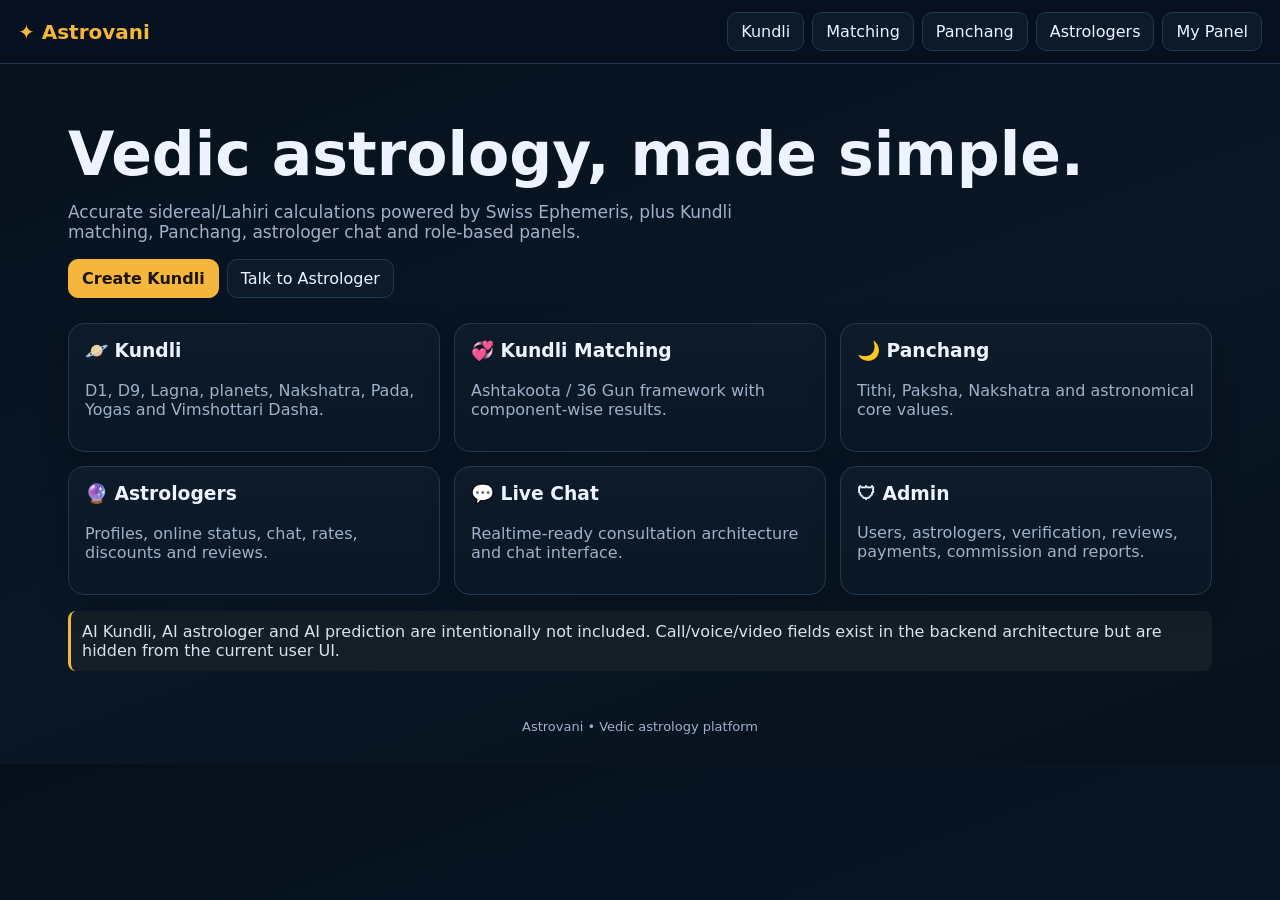
<file: index.html>
<!doctype html><html lang="hi"><head><meta charset="utf-8"><meta name="viewport" content="width=device-width,initial-scale=1"><title>Astrovani – Vedic Astrology</title><link rel="stylesheet" href="/style.css"></head><body><nav class="nav"><a class="brand" href="/">✦ Astrovani</a><div class="navlinks"><a href="/kundli.html">Kundli</a><a href="/match.html">Matching</a><a href="/panchang.html">Panchang</a><a href="/astrologers.html">Astrologers</a><a href="/user.html">My Panel</a></div></nav><main class="wrap"><section class="hero"><h1>Vedic astrology, made simple.</h1><p>Accurate sidereal/Lahiri calculations powered by Swiss Ephemeris, plus Kundli matching, Panchang, astrologer chat and role-based panels.</p><div class="actions"><a class="btn primary" href="/kundli.html">Create Kundli</a><a class="btn" href="/astrologers.html">Talk to Astrologer</a></div></section><section class="grid"><a class="card" href="/kundli.html"><h3>🪐 Kundli</h3><p class="muted">D1, D9, Lagna, planets, Nakshatra, Pada, Yogas and Vimshottari Dasha.</p></a><a class="card" href="/match.html"><h3>💞 Kundli Matching</h3><p class="muted">Ashtakoota / 36 Gun framework with component-wise results.</p></a><a class="card" href="/panchang.html"><h3>🌙 Panchang</h3><p class="muted">Tithi, Paksha, Nakshatra and astronomical core values.</p></a><a class="card" href="/astrologers.html"><h3>🔮 Astrologers</h3><p class="muted">Profiles, online status, chat, rates, discounts and reviews.</p></a><a class="card" href="/chat.html"><h3>💬 Live Chat</h3><p class="muted">Realtime-ready consultation architecture and chat interface.</p></a><a class="card" href="/admin.html"><h3>🛡 Admin</h3><p class="muted">Users, astrologers, verification, reviews, payments, commission and reports.</p></a></section><div class="notice" style="margin-top:16px">AI Kundli, AI astrologer and AI prediction are intentionally not included. Call/voice/video fields exist in the backend architecture but are hidden from the current user UI.</div></main><footer class="footer">Astrovani • Vedic astrology platform</footer><script src="/app.js"></script></body></html>
</file>
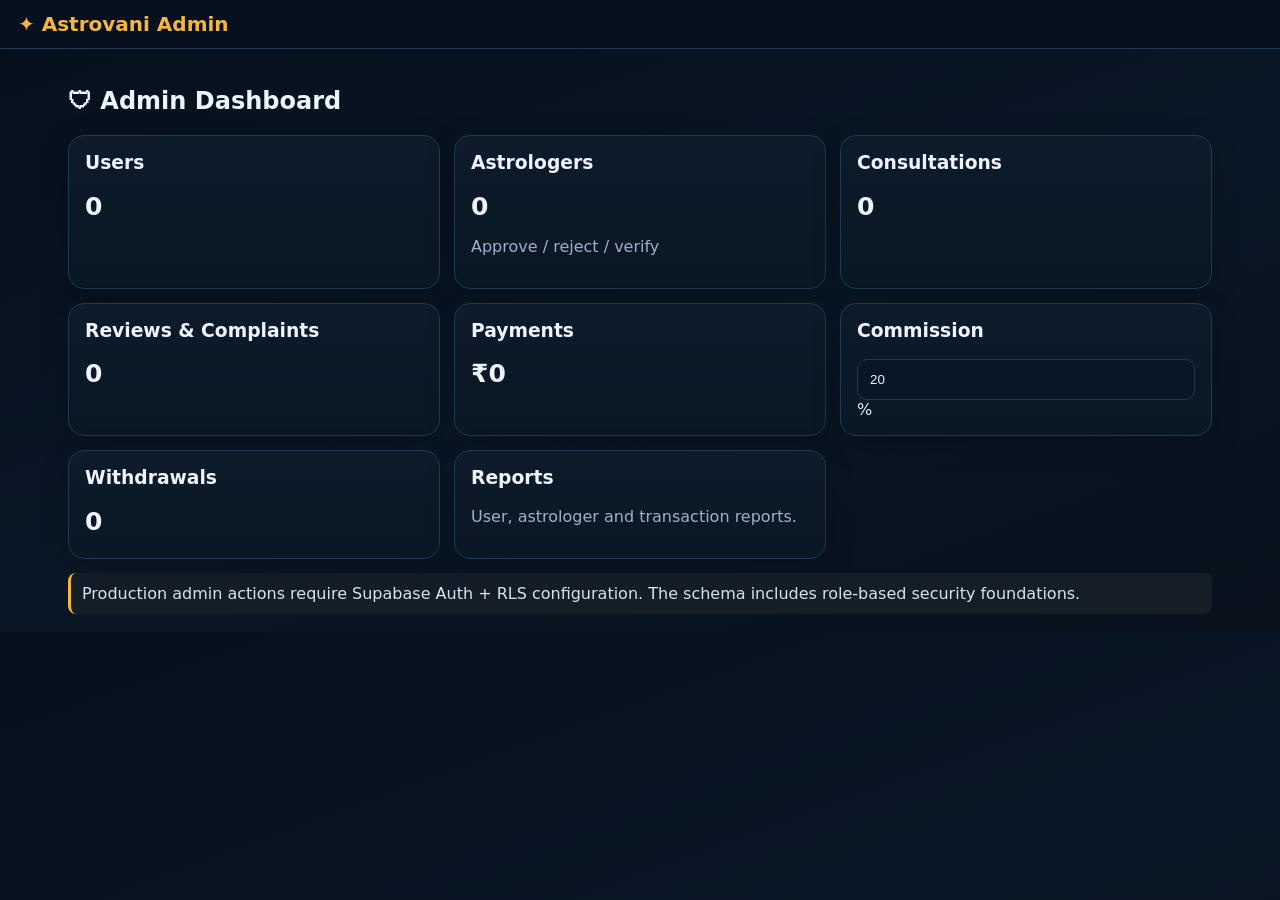
<file: admin.html>
<!doctype html><html lang="hi"><head><meta charset="utf-8"><meta name="viewport" content="width=device-width,initial-scale=1"><title>Astrovani Admin Panel</title><link rel="stylesheet" href="/style.css"></head><body><nav class="nav"><a class="brand" href="/">✦ Astrovani Admin</a></nav><main class="wrap"><h2>🛡 Admin Dashboard</h2><section class="grid"><div class="card"><h3>Users</h3><div class="stat">0</div></div><div class="card"><h3>Astrologers</h3><div class="stat">0</div><p class="muted">Approve / reject / verify</p></div><div class="card"><h3>Consultations</h3><div class="stat">0</div></div><div class="card"><h3>Reviews & Complaints</h3><div class="stat">0</div></div><div class="card"><h3>Payments</h3><div class="stat">₹0</div></div><div class="card"><h3>Commission</h3><input value="20">%</div><div class="card"><h3>Withdrawals</h3><div class="stat">0</div></div><div class="card"><h3>Reports</h3><p class="muted">User, astrologer and transaction reports.</p></div></section><div class="notice" style="margin-top:14px">Production admin actions require Supabase Auth + RLS configuration. The schema includes role-based security foundations.</div></main></body></html>
</file>
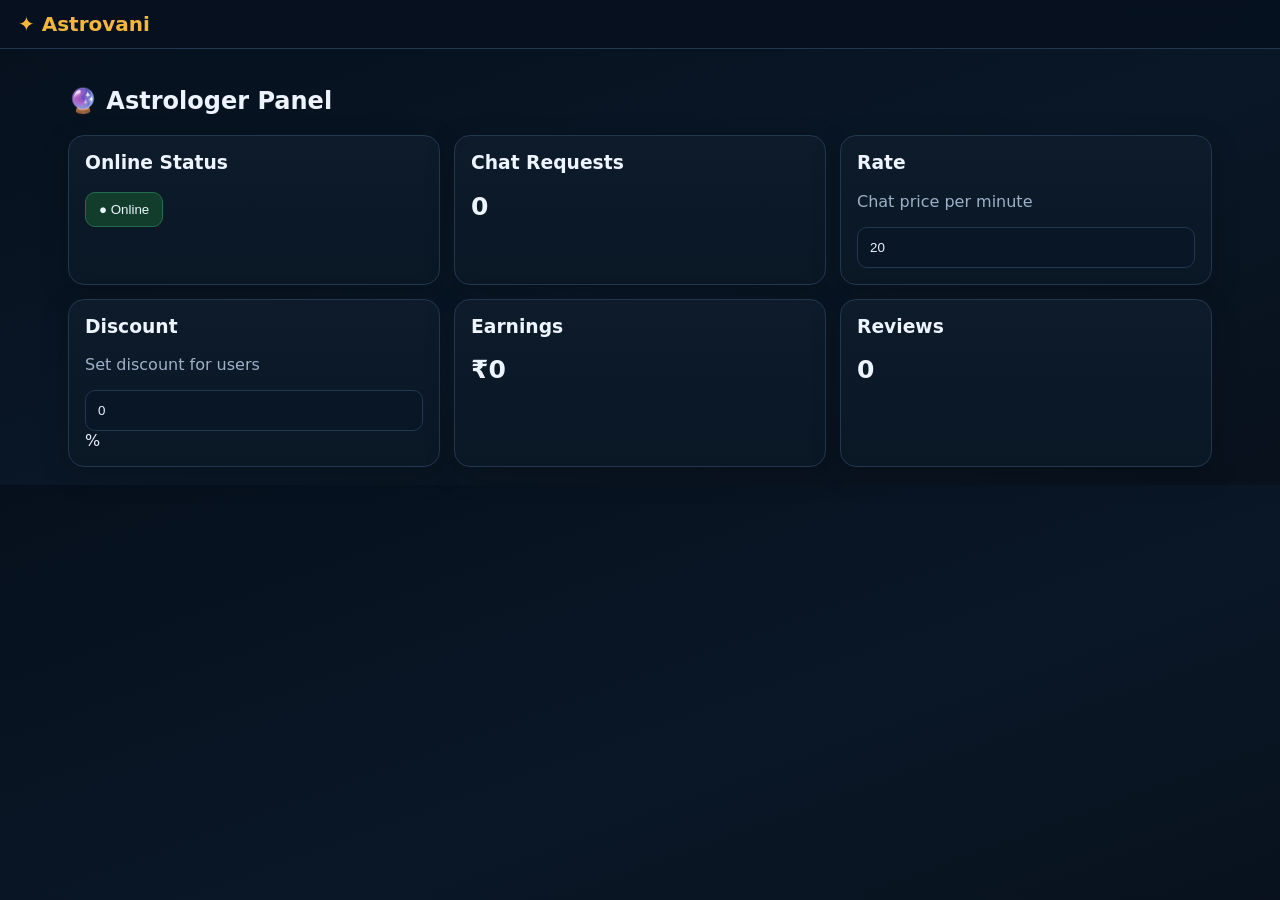
<file: astrologer.html>
<!doctype html><html lang="hi"><head><meta charset="utf-8"><meta name="viewport" content="width=device-width,initial-scale=1"><title>Astrovani Astrologer Panel</title><link rel="stylesheet" href="/style.css"></head><body><nav class="nav"><a class="brand" href="/">✦ Astrovani</a></nav><main class="wrap"><h2>🔮 Astrologer Panel</h2><section class="grid"><div class="card"><h3>Online Status</h3><button class="btn green">● Online</button></div><div class="card"><h3>Chat Requests</h3><div class="stat">0</div></div><div class="card"><h3>Rate</h3><p class="muted">Chat price per minute</p><input value="20"></div><div class="card"><h3>Discount</h3><p class="muted">Set discount for users</p><input value="0">%</div><div class="card"><h3>Earnings</h3><div class="stat">₹0</div></div><div class="card"><h3>Reviews</h3><div class="stat">0</div></div></section></main></body></html>
</file>
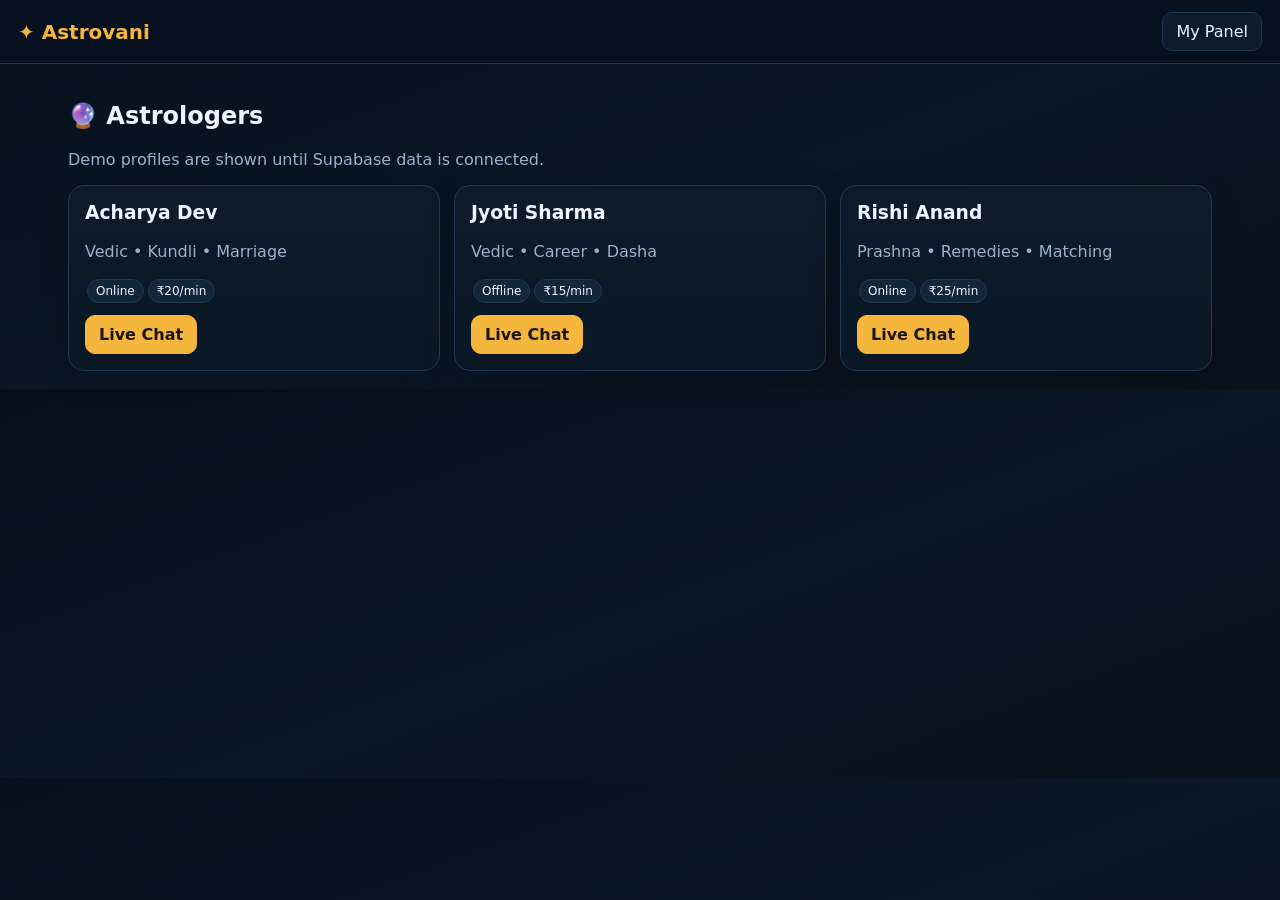
<file: astrologers.html>
<!doctype html><html lang="hi"><head><meta charset="utf-8"><meta name="viewport" content="width=device-width,initial-scale=1"><title>Astrovani Astrologers</title><link rel="stylesheet" href="/style.css"></head><body><nav class="nav"><a class="brand" href="/">✦ Astrovani</a><div class="navlinks"><a href="/user.html">My Panel</a></div></nav><main class="wrap"><h2>🔮 Astrologers</h2><p class="muted">Demo profiles are shown until Supabase data is connected.</p><section class="grid"><div class="card"><h3>Acharya Dev</h3><p class="muted">Vedic • Kundli • Marriage</p><span class="pill">Online</span><span class="pill">₹20/min</span><div class="actions" style="margin-top:10px"><a class="btn primary" href="/chat.html?astrologer=dev">Live Chat</a></div></div><div class="card"><h3>Jyoti Sharma</h3><p class="muted">Vedic • Career • Dasha</p><span class="pill">Offline</span><span class="pill">₹15/min</span><div class="actions" style="margin-top:10px"><a class="btn primary" href="/chat.html?astrologer=jyoti">Live Chat</a></div></div><div class="card"><h3>Rishi Anand</h3><p class="muted">Prashna • Remedies • Matching</p><span class="pill">Online</span><span class="pill">₹25/min</span><div class="actions" style="margin-top:10px"><a class="btn primary" href="/chat.html?astrologer=anand">Live Chat</a></div></div></section></main></body></html>
</file>
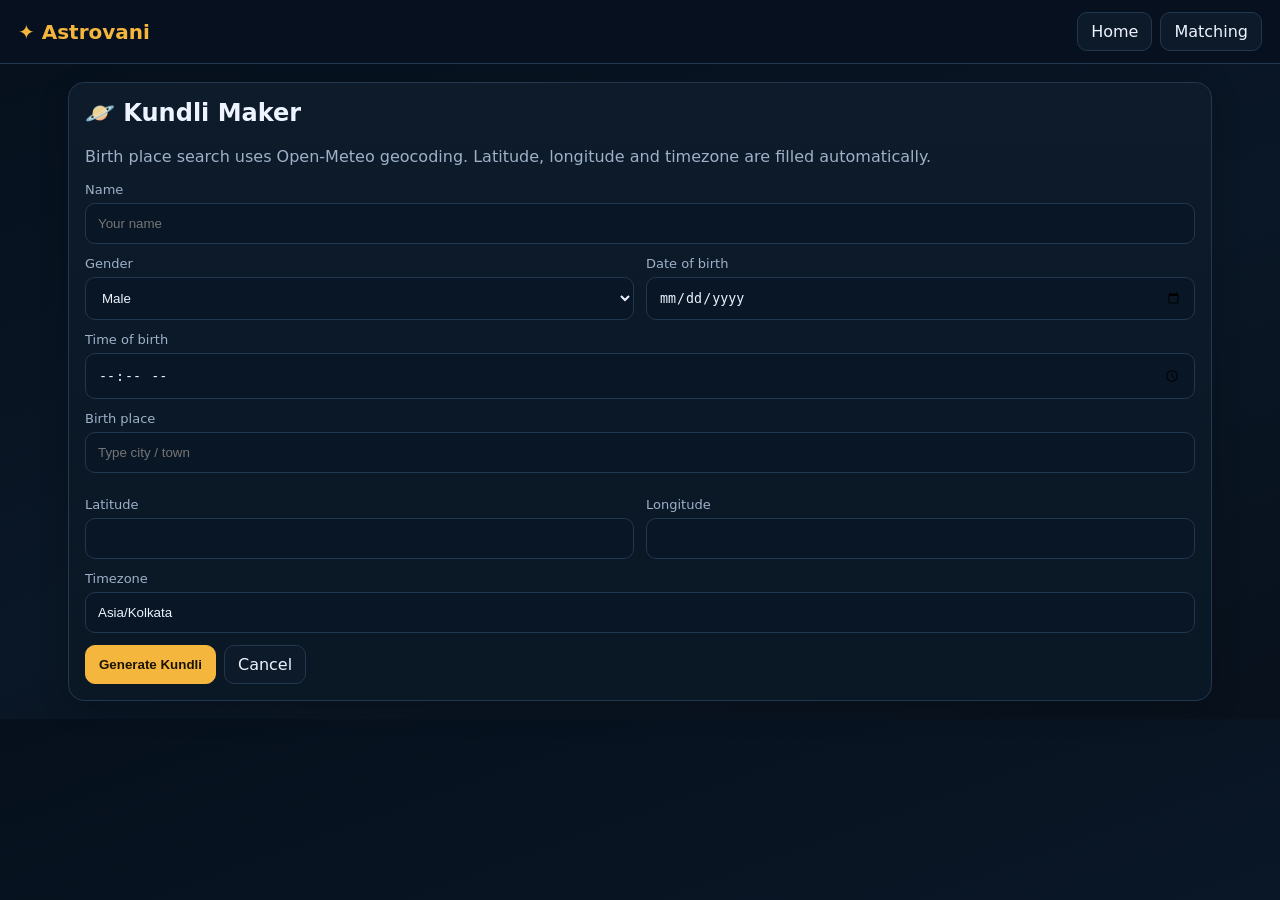
<file: chart.html>
<!doctype html><html lang="hi"><head><meta charset="utf-8"><meta name="viewport" content="width=device-width,initial-scale=1"><title>Astrovani Kundli Chart</title><link rel="stylesheet" href="/style.css"></head><body><nav class="nav"><a class="brand" href="/">✦ Astrovani</a><div class="navlinks"><a href="/kundli.html">← New Kundli</a></div></nav><main class="wrap" id="root"></main><script src="/app.js"></script><script>
const d=Astrovani.loadKundli();if(!d){location.href='/kundli.html'}else{const p=d.person;const planets=d.planets;const houses=d.d1;function chart(){let names=Object.keys(houses);let pos=[[50,8],[25,22],[8,50],[25,78],[50,92],[75,78],[92,50],[75,22],[64,35],[36,35],[36,65],[64,65]];let svg='<svg viewBox="0 0 100 100" aria-label="North Indian chart"><polygon points="50,2 98,50 50,98 2,50" fill="none" stroke="#536a82"/><line x1="2" y1="50" x2="50" y2="98" stroke="#536a82"/><line x1="50" y1="98" x2="98" y2="50" stroke="#536a82"/><line x1="98" y1="50" x2="50" y2="2" stroke="#536a82"/><line x1="50" y1="2" x2="2" y2="50" stroke="#536a82"/><line x1="2" y1="50" x2="50" y2="2" stroke="#536a82"/><line x1="50" y1="98" x2="98" y2="50" stroke="#536a82"/><line x1="50" y1="50" x2="50" y2="2" stroke="#536a82"/><line x1="50" y1="50" x2="98" y2="50" stroke="#536a82"/><line x1="50" y1="50" x2="50" y2="98" stroke="#536a82"/><line x1="50" y1="50" x2="2" y2="50" stroke="#536a82"/>';for(let i=0;i<12;i++){let x=pos[i][0],y=pos[i][1];let arr=houses[String(i+1)]||[];svg+=`<text x="${x}" y="${y-5}" text-anchor="middle" class="houseNo">${i+1}</text><text x="${x}" y="${y+1}" text-anchor="middle" class="planet">${arr.map(n=>n.slice(0,3)).join(' ')||''}</text>`}svg+='<circle cx="50" cy="50" r="13" class="center"/><text x="50" y="50" text-anchor="middle" dominant-baseline="middle" class="planet">Lagna</text></svg>';return '<div class="chartbox">'+svg+'</div>'}let rows=Object.entries(planets).map(([n,v])=>`<tr><td>${n}</td><td>${v.sign_hi} (${v.sign_no})</td><td>${v.degree.toFixed(2)}°</td><td>House ${v.house}</td><td>${v.nakshatra} / Pada ${v.pada}</td><td>${v.retrograde?'Yes':'No'}</td></tr>`).join('');let d9=Object.entries(d.d9).map(([n,v])=>`<tr><td>${n}</td><td>${v.sign_hi}</td><td>${v.sign_no}</td></tr>`).join('');let dash=d.dasha.map((x,i)=>`<details ${i===0?'open':''}><summary><b>${x.lord}</b> — ${x.start} to ${x.end}</summary><div class="list">${x.antardasha.map(a=>`<div class="item"><span class="pill">Antardasha</span> ${a.lord} • ${a.start} → ${a.end}<div class="small muted">Pratyantardasha: ${a.pratyantardasha.map(q=>q.lord).join(' • ')}</div></div>`).join('')}</div></details>`).join('');document.querySelector('#root').innerHTML=`<div class="grid2"><div class="card"><h2>${Astrovani.esc(p.name)}</h2><p class="muted">${Astrovani.esc(p.date)} • ${Astrovani.esc(p.time)} • ${Astrovani.esc(p.place)}</p><p>Lagna: <b>${d.lagna.sign_hi} ${d.lagna.sign}</b> • ${d.lagna.degree.toFixed(2)}° • ${d.lagna.nakshatra}, Pada ${d.lagna.pada}</p><p class="small muted">Swiss Ephemeris • Sidereal • Lahiri • ${Astrovani.esc(p.timezone)}</p></div><div class="card"><h3>Yogas</h3>${d.yogas.length?d.yogas.map(y=>`<div class="item"><b>${y.name}</b><div class="small muted">${y.description}</div></div>`).join(''):'<p class="muted">No basic yoga detected by the included rules.</p>'}</div></div><div class="card" style="margin-top:14px"><h2>D1 / Rashi Chart</h2>${chart()}</div><div class="card" style="margin-top:14px"><h2>Planetary Positions</h2><div style="overflow:auto"><table class="table"><thead><tr><th>Planet</th><th>Rashi</th><th>Degree</th><th>House</th><th>Nakshatra</th><th>Retro</th></tr></thead><tbody>${rows}</tbody></table></div></div><div class="card" style="margin-top:14px"><h2>D9 / Navamsa</h2><div style="overflow:auto"><table class="table"><thead><tr><th>Planet</th><th>Navamsa</th><th>Sign No.</th></tr></thead><tbody>${d9}</tbody></table></div></div><div class="card" style="margin-top:14px"><h2>Vimshottari Dasha</h2>${dash}</div>`}
</script></body></html>
</file>
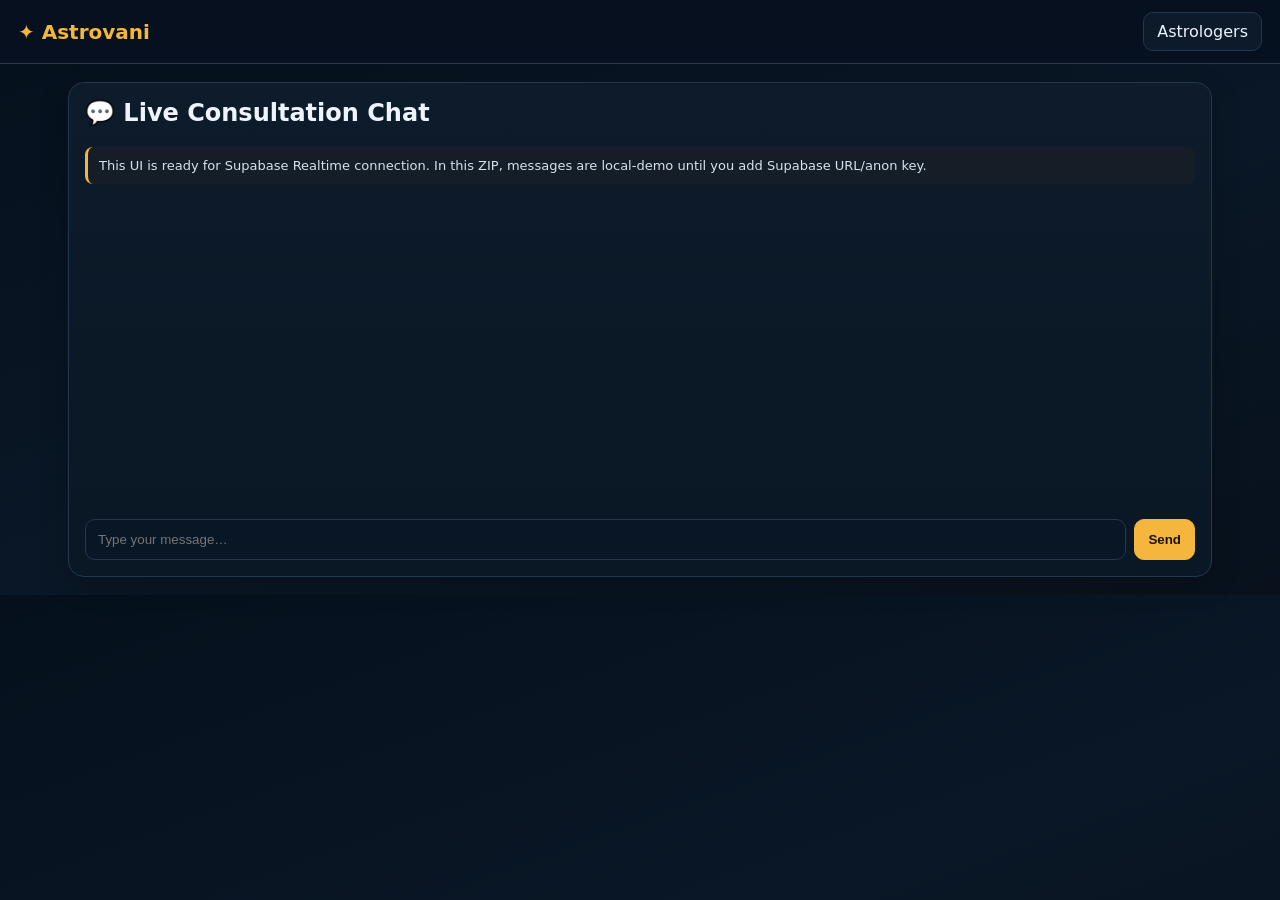
<file: chat.html>
<!doctype html><html lang="hi"><head><meta charset="utf-8"><meta name="viewport" content="width=device-width,initial-scale=1"><title>Astrovani Live Chat</title><link rel="stylesheet" href="/style.css"></head><body><nav class="nav"><a class="brand" href="/">✦ Astrovani</a><div class="navlinks"><a href="/astrologers.html">Astrologers</a></div></nav><main class="wrap"><div class="card chat"><h2>💬 Live Consultation Chat</h2><div class="notice small">This UI is ready for Supabase Realtime connection. In this ZIP, messages are local-demo until you add Supabase URL/anon key.</div><div class="messages" id="messages"></div><div class="composer"><input id="text" placeholder="Type your message…"><button class="btn primary" id="send">Send</button></div></div></main><script src="/app.js"></script><script>const key='astrovaniDemoChat';let msgs=JSON.parse(localStorage.getItem(key)||'[]');function render(){messages.innerHTML=msgs.map(m=>`<div class="msg ${m.me?'me':''}">${Astrovani.esc(m.text)}</div>`).join('');messages.scrollTop=messages.scrollHeight}send.onclick=()=>{if(!text.value.trim())return;msgs.push({text:text.value.trim(),me:true});text.value='';localStorage.setItem(key,JSON.stringify(msgs));render()};text.onkeydown=e=>{if(e.key==='Enter')send.click()};render();</script></body></html>
</file>
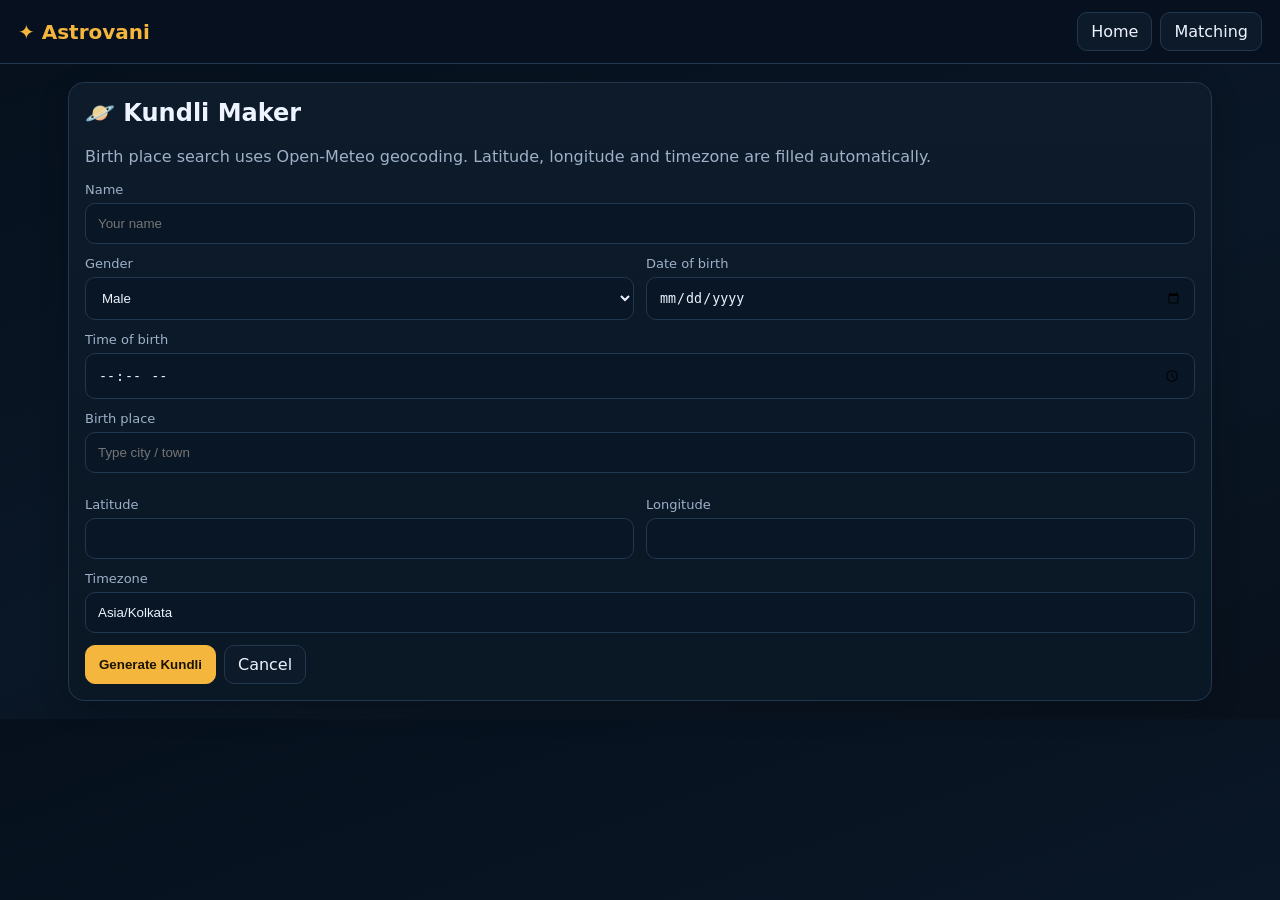
<file: kundli.html>
<!doctype html><html lang="hi"><head><meta charset="utf-8"><meta name="viewport" content="width=device-width,initial-scale=1"><title>Astrovani Kundli</title><link rel="stylesheet" href="/style.css"></head><body><nav class="nav"><a class="brand" href="/">✦ Astrovani</a><div class="navlinks"><a href="/">Home</a><a href="/match.html">Matching</a></div></nav><main class="wrap"><div class="card"><h2>🪐 Kundli Maker</h2><p class="muted">Birth place search uses Open-Meteo geocoding. Latitude, longitude and timezone are filled automatically.</p><form id="form" class="form"><label>Name<input id="name" required placeholder="Your name"></label><div class="row"><label>Gender<select id="gender"><option>Male</option><option>Female</option><option>Other</option></select></label><label>Date of birth<input id="date" type="date" required></label></div><label>Time of birth<input id="time" type="time" required></label><label>Birth place<input id="place" autocomplete="off" placeholder="Type city / town" required></label><div id="places" class="list"></div><div class="row"><label>Latitude<input id="lat" readonly required></label><label>Longitude<input id="lon" readonly required></label></div><label>Timezone<input id="tz" value="Asia/Kolkata" readonly></label><div class="actions"><button class="btn primary" id="go">Generate Kundli</button><a class="btn" href="/">Cancel</a></div></form></div></main><script src="/app.js"></script><script>
const p=document.querySelector('#place'),box=document.querySelector('#places');let timer; p.addEventListener('input',()=>{clearTimeout(timer);const q=p.value.trim();if(q.length<2){box.innerHTML='';return}timer=setTimeout(async()=>{try{const r=await fetch('https://geocoding-api.open-meteo.com/v1/search?name='+encodeURIComponent(q)+'&count=6&language=en&format=json');const d=await r.json();box.innerHTML=(d.results||[]).map(x=>`<button type="button" class="btn" style="text-align:left" data-lat="${x.latitude}" data-lon="${x.longitude}" data-tz="${x.timezone||'Asia/Kolkata'}" data-name="${Astrovani.esc(x.name+(x.admin1?', '+x.admin1:''))}">${Astrovani.esc(x.name)} <span class="muted">${Astrovani.esc(x.country||'')}</span></button>`).join('');box.querySelectorAll('button').forEach(b=>b.onclick=()=>{p.value=b.dataset.name;document.querySelector('#lat').value=b.dataset.lat;document.querySelector('#lon').value=b.dataset.lon;document.querySelector('#tz').value=b.dataset.tz;box.innerHTML=''})}catch(e){Astrovani.toast('Place search failed','error')}},350)});document.querySelector('#form').onsubmit=async e=>{e.preventDefault();const btn=document.querySelector('#go');Astrovani.setLoading(btn,true);try{if(!document.querySelector('#lat').value)throw Error('Please select a birth place from the suggestions');const d=await Astrovani.api('/api/calculate',{method:'POST',body:JSON.stringify({name:document.querySelector('#name').value,date:document.querySelector('#date').value,time:document.querySelector('#time').value,place:p.value,lat:+document.querySelector('#lat').value,lon:+document.querySelector('#lon').value,timezone:document.querySelector('#tz').value})});Astrovani.saveKundli(d);location.href='/chart.html'}catch(err){Astrovani.toast(err.message,'error')}finally{Astrovani.setLoading(btn,false)}};
</script></body></html>
</file>
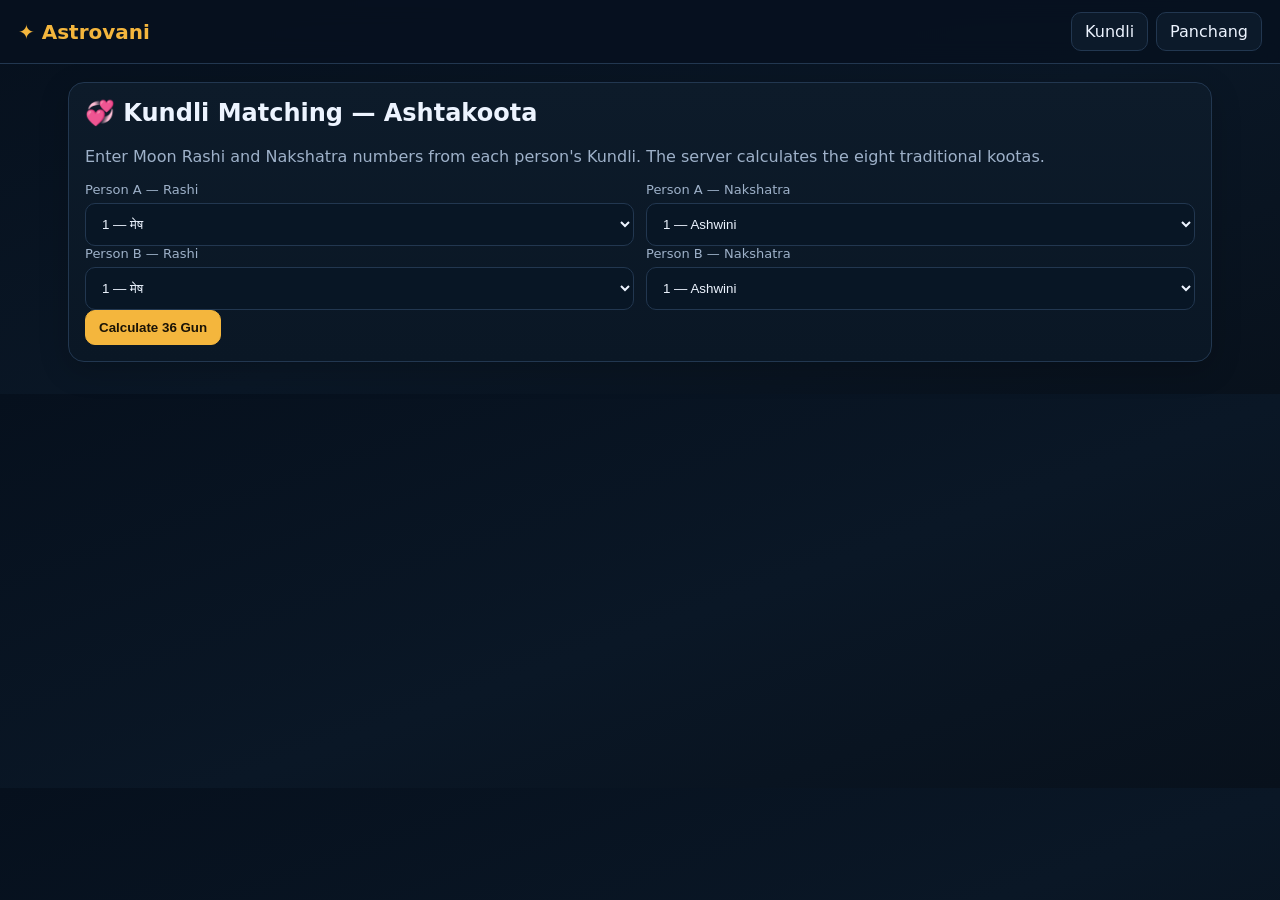
<file: match.html>
<!doctype html><html lang="hi"><head><meta charset="utf-8"><meta name="viewport" content="width=device-width,initial-scale=1"><title>Astrovani Kundli Matching</title><link rel="stylesheet" href="/style.css"></head><body><nav class="nav"><a class="brand" href="/">✦ Astrovani</a><div class="navlinks"><a href="/kundli.html">Kundli</a><a href="/panchang.html">Panchang</a></div></nav><main class="wrap"><div class="card"><h2>💞 Kundli Matching — Ashtakoota</h2><p class="muted">Enter Moon Rashi and Nakshatra numbers from each person's Kundli. The server calculates the eight traditional kootas.</p><div class="row"><label>Person A — Rashi<select id="as"></select></label><label>Person A — Nakshatra<select id="an"></select></label></div><div class="row"><label>Person B — Rashi<select id="bs"></select></label><label>Person B — Nakshatra<select id="bn"></select></label></div><button class="btn primary" id="go">Calculate 36 Gun</button></div><div id="out" style="margin-top:14px"></div></main><script src="/app.js"></script><script>const signs=['मेष','वृषभ','मिथुन','कर्क','सिंह','कन्या','तुला','वृश्चिक','धनु','मकर','कुंभ','मीन'];const nak=['Ashwini','Bharani','Krittika','Rohini','Mrigashira','Ardra','Punarvasu','Pushya','Ashlesha','Magha','Purva Phalguni','Uttara Phalguni','Hasta','Chitra','Swati','Vishakha','Anuradha','Jyeshtha','Mula','Purva Ashadha','Uttara Ashadha','Shravana','Dhanishtha','Shatabhisha','Purva Bhadrapada','Uttara Bhadrapada','Revati'];for(const id of ['as','bs'])document.querySelector('#'+id).innerHTML=signs.map((x,i)=>`<option value="${i+1}">${i+1} — ${x}</option>`).join('');for(const id of ['an','bn'])document.querySelector('#'+id).innerHTML=nak.map((x,i)=>`<option value="${i+1}">${i+1} — ${x}</option>`).join('');document.querySelector('#go').onclick=async()=>{const b=document.querySelector('#go');Astrovani.setLoading(b,true);try{const d=await Astrovani.api('/api/match',{method:'POST',body:JSON.stringify({a_sign:+as.value,a_nakshatra:+an.value,b_sign:+bs.value,b_nakshatra:+bn.value})});document.querySelector('#out').innerHTML=`<div class="card"><div class="stat">${d.total} / ${d.out_of}</div><p class="muted">Component-wise Ashtakoota result</p><table class="table"><thead><tr><th>Koota</th><th>Score</th><th>Max</th></tr></thead><tbody>${d.components.map(c=>`<tr><td>${c.name}</td><td>${c.score}</td><td>${c.max}</td></tr>`).join('')}</tbody></table><div class="notice" style="margin-top:12px">${d.note}</div></div>`}catch(e){Astrovani.toast(e.message,'error')}finally{Astrovani.setLoading(b,false)}};</script></body></html>
</file>
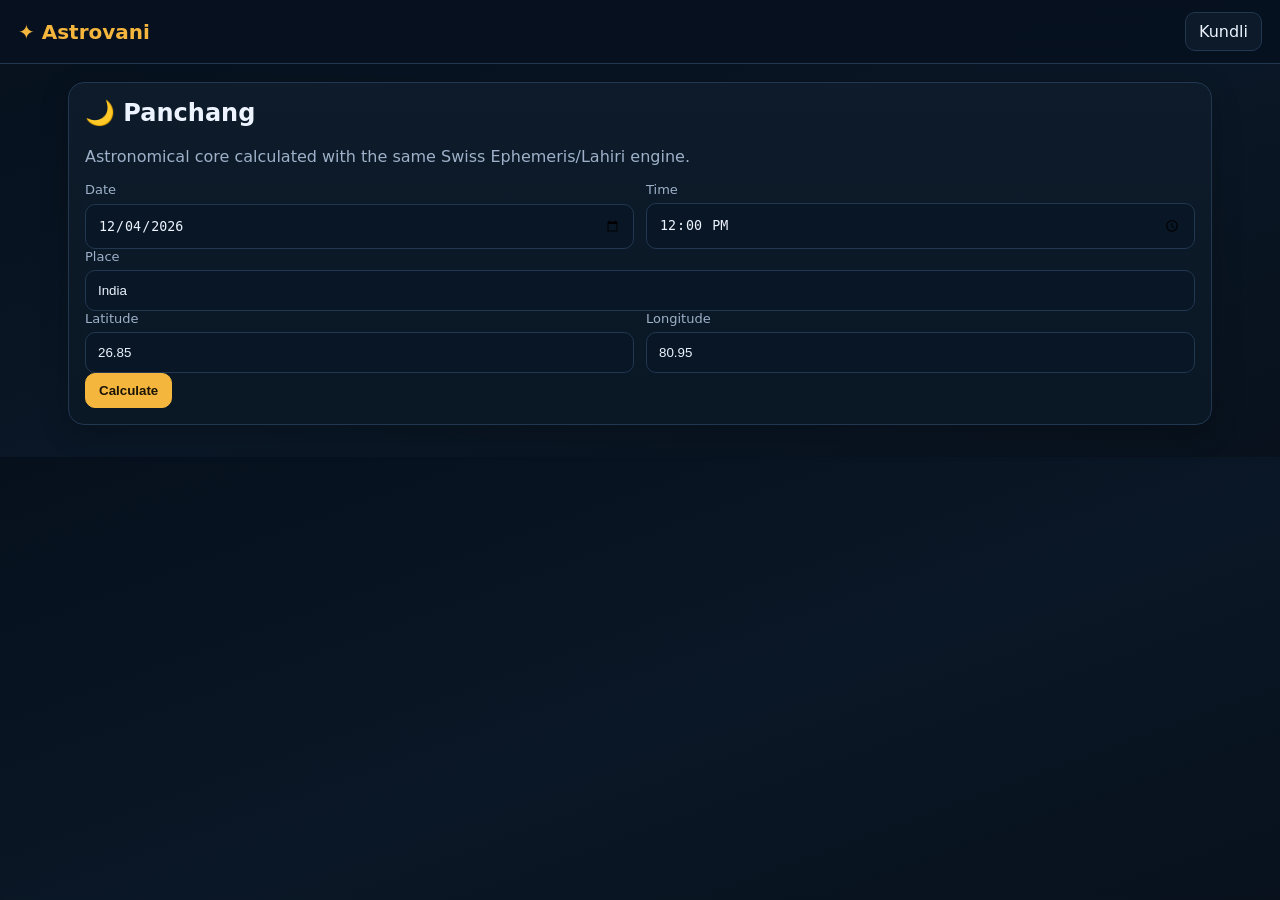
<file: panchang.html>
<!doctype html><html lang="hi"><head><meta charset="utf-8"><meta name="viewport" content="width=device-width,initial-scale=1"><title>Astrovani Panchang</title><link rel="stylesheet" href="/style.css"></head><body><nav class="nav"><a class="brand" href="/">✦ Astrovani</a><div class="navlinks"><a href="/kundli.html">Kundli</a></div></nav><main class="wrap"><div class="card"><h2>🌙 Panchang</h2><p class="muted">Astronomical core calculated with the same Swiss Ephemeris/Lahiri engine.</p><div class="row"><label>Date<input id="date" type="date"></label><label>Time<input id="time" type="time" value="12:00"></label></div><label>Place<input id="place" value="India"></label><div class="row"><label>Latitude<input id="lat" type="number" value="26.85" step="0.0001"></label><label>Longitude<input id="lon" type="number" value="80.95" step="0.0001"></label></div><button class="btn primary" id="go">Calculate</button></div><div id="out" style="margin-top:14px"></div></main><script src="/app.js"></script><script>date.value=new Date().toISOString().slice(0,10);go.onclick=async()=>{try{const d=await Astrovani.api('/api/panchang',{method:'POST',body:JSON.stringify({name:'Panchang',date:date.value,time:time.value,place:place.value,lat:+lat.value,lon:+lon.value,timezone:'Asia/Kolkata'})});out.innerHTML=`<div class="grid"><div class="card"><h3>Tithi</h3><div class="stat">${d.tithi.paksha}</div><p class="muted">Tithi ${d.tithi.name_no}</p></div><div class="card"><h3>Nakshatra</h3><div class="stat">${d.nakshatra.nakshatra}</div><p class="muted">Pada ${d.nakshatra.pada} • Lord ${d.nakshatra.lord}</p></div><div class="card"><h3>Yoga</h3><div class="stat">#${d.yoga_number}</div><p class="muted">Astronomical yoga index</p></div></div><div class="notice" style="margin-top:14px">${d.note}</div>`}catch(e){Astrovani.toast(e.message,'error')}};</script></body></html>
</file>
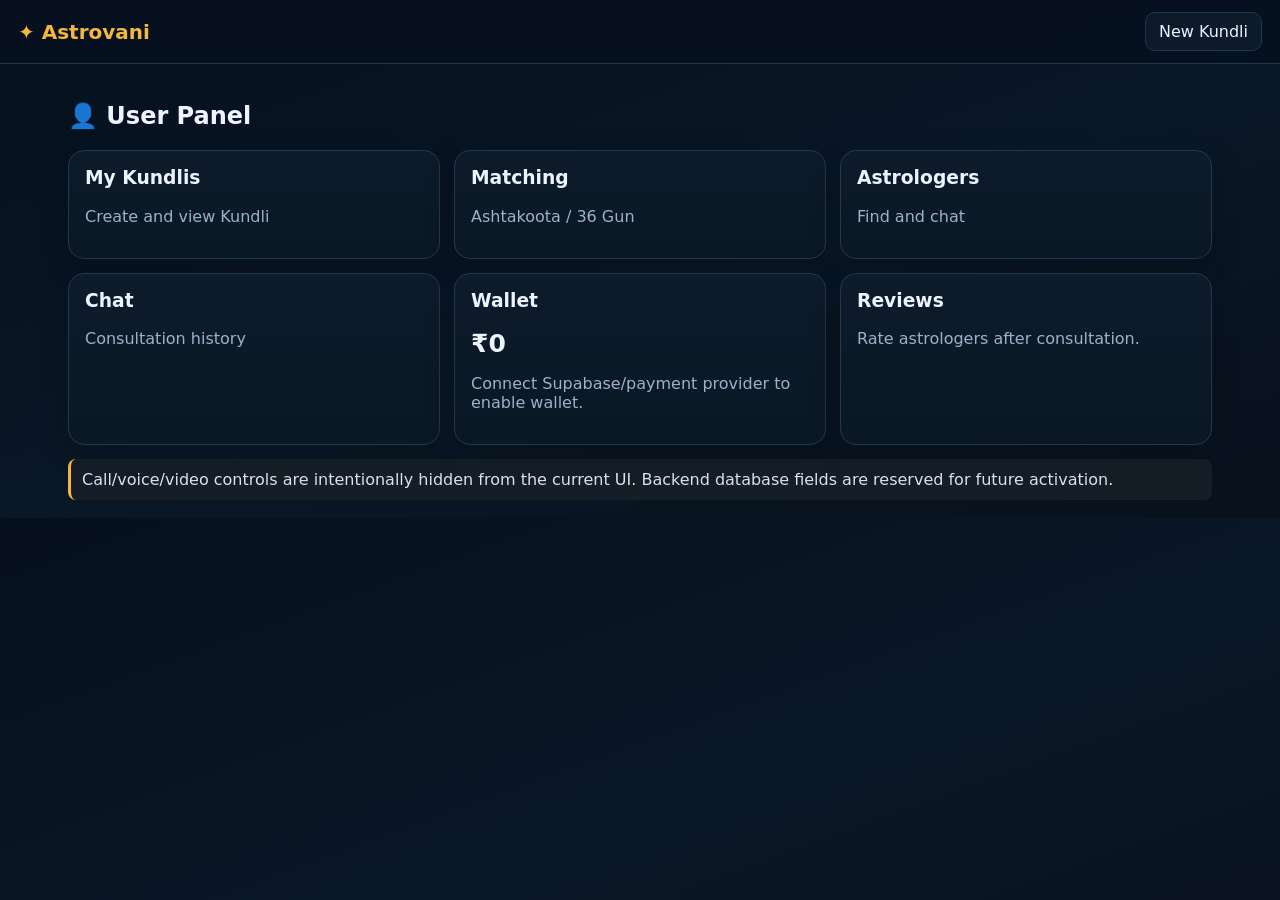
<file: user.html>
<!doctype html><html lang="hi"><head><meta charset="utf-8"><meta name="viewport" content="width=device-width,initial-scale=1"><title>Astrovani User Panel</title><link rel="stylesheet" href="/style.css"></head><body><nav class="nav"><a class="brand" href="/">✦ Astrovani</a><div class="navlinks"><a href="/kundli.html">New Kundli</a></div></nav><main class="wrap"><h2>👤 User Panel</h2><section class="grid"><a class="card" href="/kundli.html"><h3>My Kundlis</h3><p class="muted">Create and view Kundli</p></a><a class="card" href="/match.html"><h3>Matching</h3><p class="muted">Ashtakoota / 36 Gun</p></a><a class="card" href="/astrologers.html"><h3>Astrologers</h3><p class="muted">Find and chat</p></a><a class="card" href="/chat.html"><h3>Chat</h3><p class="muted">Consultation history</p></a><div class="card"><h3>Wallet</h3><div class="stat">₹0</div><p class="muted">Connect Supabase/payment provider to enable wallet.</p></div><div class="card"><h3>Reviews</h3><p class="muted">Rate astrologers after consultation.</p></div></section><div class="notice" style="margin-top:14px">Call/voice/video controls are intentionally hidden from the current UI. Backend database fields are reserved for future activation.</div></main></body></html>
</file>
<file: style.css>
:root{--bg:#07111f;--card:#0d1b2a;--card2:#102238;--text:#edf4ff;--muted:#9eb1c9;--line:#223750;--accent:#f4b63d;--blue:#4da3ff;--green:#4bd48b;--orange:#ff9f43;--danger:#ff6b6b}*{box-sizing:border-box}body{margin:0;background:linear-gradient(160deg,#06101d,#0a1726 55%,#08111c);color:var(--text);font-family:system-ui,-apple-system,Segoe UI,Roboto,Arial,sans-serif}a{color:inherit;text-decoration:none}.wrap{max-width:1180px;margin:auto;padding:18px}.nav{display:flex;align-items:center;justify-content:space-between;gap:12px;padding:12px 18px;border-bottom:1px solid var(--line);background:#07111fe8;position:sticky;top:0;z-index:10;backdrop-filter:blur(12px)}.brand{font-weight:800;color:var(--accent);font-size:20px}.navlinks{display:flex;gap:8px;flex-wrap:wrap}.navlinks a,.btn{border:1px solid var(--line);background:#0c1a2a;color:var(--text);padding:9px 13px;border-radius:10px;cursor:pointer}.btn.primary{background:var(--accent);color:#1a1306;border-color:var(--accent);font-weight:800}.btn.green{background:#123c2b;border-color:#246c4e}.btn.blue{background:#102e4d;border-color:#275e8f}.btn.danger{background:#401d24;border-color:#6c303c}.hero{padding:42px 0 25px}.hero h1{font-size:clamp(32px,7vw,60px);line-height:1.02;margin:0 0 12px}.hero p{color:var(--muted);max-width:720px;font-size:17px}.grid{display:grid;grid-template-columns:repeat(3,1fr);gap:14px}.grid2{display:grid;grid-template-columns:repeat(2,1fr);gap:14px}.card{background:linear-gradient(180deg,var(--card),#0a1725);border:1px solid var(--line);border-radius:16px;padding:16px;box-shadow:0 8px 30px #0003}.card h2,.card h3{margin-top:0}.muted{color:var(--muted)}.small{font-size:13px}.pill{display:inline-block;padding:4px 8px;border-radius:999px;background:#14263a;border:1px solid var(--line);font-size:12px;margin:2px}.form{display:grid;gap:12px}.row{display:grid;grid-template-columns:1fr 1fr;gap:12px}label{display:grid;gap:6px;color:var(--muted);font-size:13px}input,select,textarea{width:100%;padding:12px;border-radius:10px;border:1px solid var(--line);background:#081625;color:var(--text);outline:none}input:focus,select:focus{border-color:#4d86b8}.actions{display:flex;gap:8px;flex-wrap:wrap}.table{width:100%;border-collapse:collapse}.table th,.table td{padding:9px;border-bottom:1px solid var(--line);text-align:left;font-size:14px}.table th{color:var(--muted)}.chat{height:55vh;display:flex;flex-direction:column}.messages{flex:1;overflow:auto;padding:10px;display:grid;align-content:start;gap:8px}.msg{max-width:78%;padding:9px 12px;border-radius:12px;background:#12243a;border:1px solid var(--line)}.msg.me{margin-left:auto;background:#214a39}.composer{display:flex;gap:8px;margin-top:8px}.chartbox{aspect-ratio:1/1;max-width:560px;margin:auto;position:relative;border:1px solid #536a82;border-radius:12px;overflow:hidden;background:#091625}.chartbox svg{width:100%;height:100%}.planet{font-size:12px;fill:#fff}.houseNo{font-size:11px;fill:#8ea5bf}.center{fill:#0c1a2a;stroke:#536a82}.stat{font-size:25px;font-weight:800}.list{display:grid;gap:8px}.list .item{padding:10px;border:1px solid var(--line);border-radius:10px;background:#0b1928}.toast{position:fixed;right:16px;bottom:16px;padding:12px 16px;background:#12283b;border:1px solid #345b79;border-radius:10px;transform:translateY(80px);opacity:0;transition:.2s;z-index:99}.toast.show{transform:none;opacity:1}.toast[data-type=error]{border-color:#813e49}.notice{padding:11px;border-left:3px solid var(--accent);background:#151e27;border-radius:8px;color:#d8e2ef}.footer{padding:30px 0;color:var(--muted);font-size:13px;text-align:center}@media(max-width:800px){.grid,.grid2{grid-template-columns:1fr}.row{grid-template-columns:1fr}.nav{align-items:flex-start}.navlinks{font-size:12px}.wrap{padding:12px}.hero{padding:25px 0}.chat{height:65vh}.table{font-size:12px}.table th,.table td{padding:7px}}
</file>
